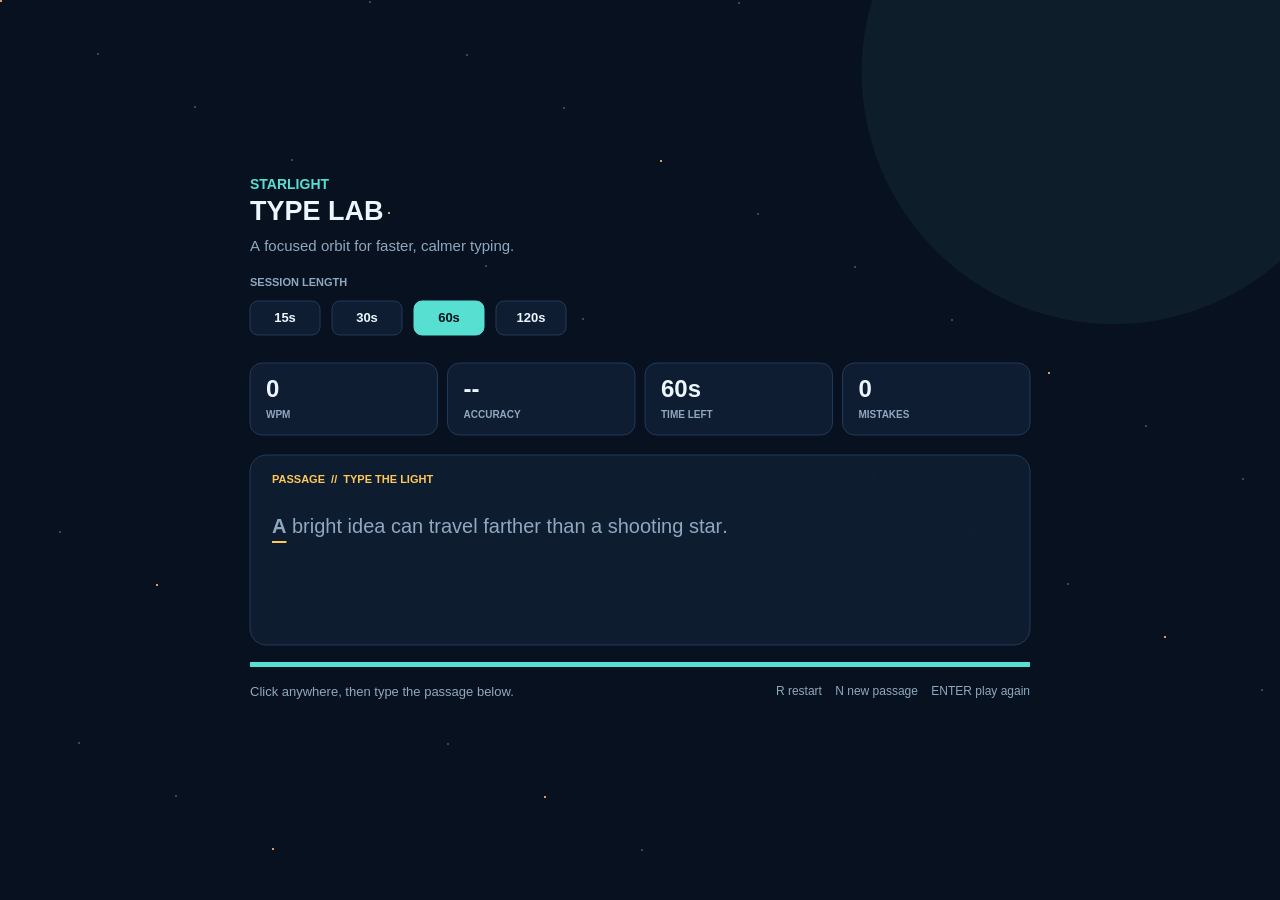
<file: index.html>
<!DOCTYPE html>
<html lang="en">
<head>
  <meta charset="UTF-8">
  <meta name="viewport" content="width=device-width, initial-scale=1.0">
  <title>Starlight Type Lab</title>
  <style>
    :root {
      color-scheme: dark;
      font-family: "Trebuchet MS", sans-serif;
      background: #08111f;
    }

    * { box-sizing: border-box; }

    body {
      margin: 0;
      min-width: 320px;
      min-height: 100vh;
      overflow: hidden;
      background: #08111f;
    }
    
    canvas {
      display: block;
      width: 100vw;
      height: 100vh;
      cursor: text;
    }
  </style>
</head>
<body>
  <canvas id="typeLab" aria-label="Starlight Type Lab typing game"></canvas>
  <script src="script.js"></script>
</body>
</html>
</file>
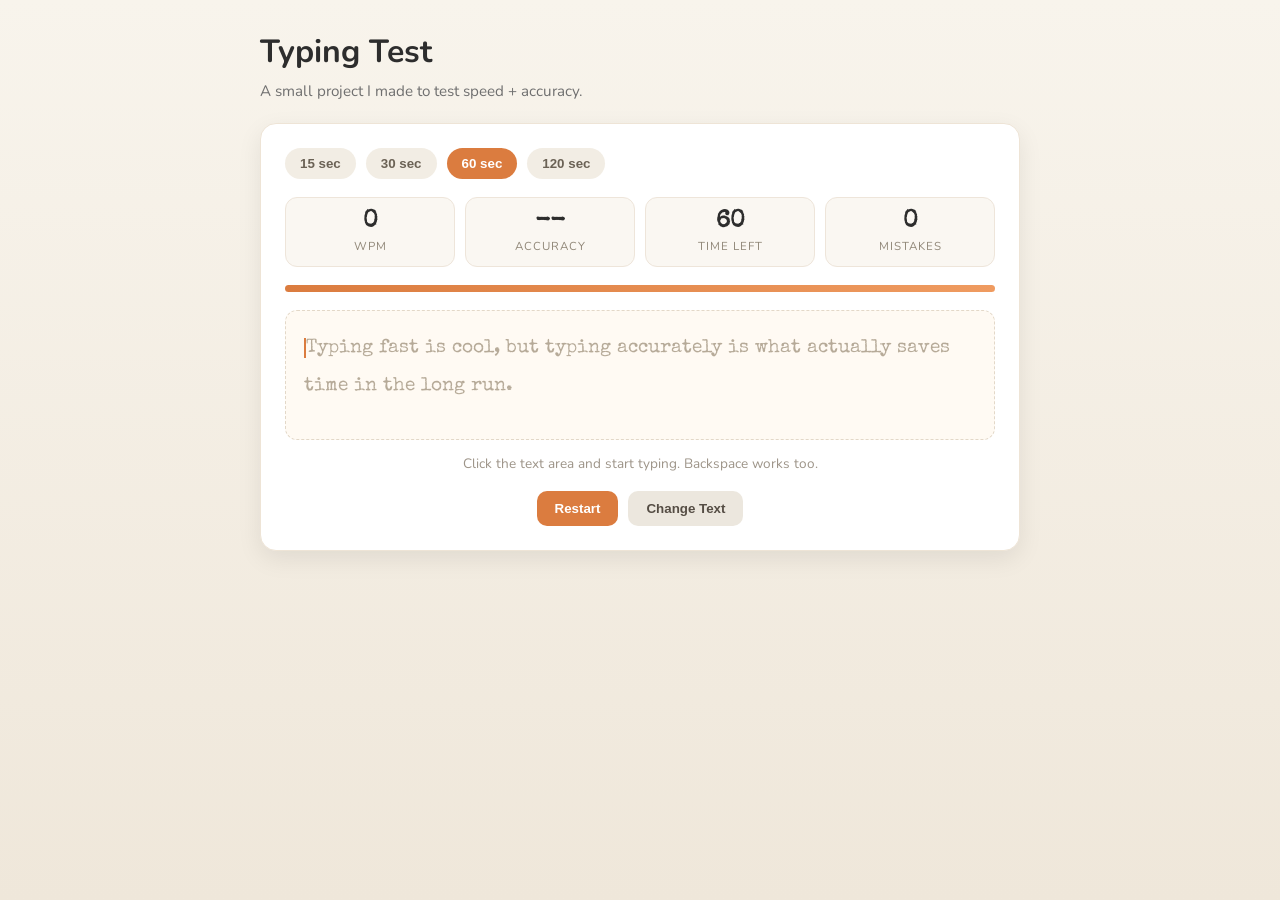
<file: type.html>
<!DOCTYPE html>
<html lang="en">
<head>
  <meta charset="UTF-8" />
  <meta name="viewport" content="width=device-width, initial-scale=1.0" />
  <title>My Typing Test</title>
  <link href="https://fonts.googleapis.com/css2?family=Nunito:wght@400;600;700&family=Special+Elite&display=swap" rel="stylesheet">
  <style>
    * {
      box-sizing: border-box;
    }

    body {
      margin: 0;
      font-family: 'Nunito', sans-serif;
      background: linear-gradient(180deg, #f8f4ec, #efe7da);
      color: #2d2d2d;
      display: flex;
      justify-content: center;
      padding: 30px 15px;
      min-height: 100vh;
    }

    .wrap {
      width: 100%;
      max-width: 760px;
    }

    h1 {
      margin: 0;
      font-size: 2rem;
    }

    .top-text {
      margin-top: 8px;
      margin-bottom: 22px;
      color: #6f6f6f;
      font-size: 0.95rem;
    }

    .card {
      background: white;
      border-radius: 16px;
      padding: 24px;
      box-shadow: 0 8px 25px rgba(0,0,0,0.08);
      border: 1px solid #eee4d6;
    }

    .row {
      display: flex;
      gap: 10px;
      flex-wrap: wrap;
      margin-bottom: 18px;
    }

    .mode-btn {
      border: none;
      padding: 8px 15px;
      border-radius: 999px;
      cursor: pointer;
      background: #f2ede4;
      color: #6b6255;
      font-weight: 700;
    }

    .mode-btn.active {
      background: #db7c3f;
      color: white;
    }

    .stats {
      display: grid;
      grid-template-columns: repeat(4, 1fr);
      gap: 10px;
      margin-bottom: 18px;
    }

    .stat {
      background: #faf7f2;
      border: 1px solid #eee5da;
      border-radius: 12px;
      padding: 12px 10px;
      text-align: center;
    }

    .stat .num {
      font-size: 1.5rem;
      font-weight: 700;
      font-family: 'Special Elite', monospace;
    }

    .stat .label {
      font-size: 0.72rem;
      color: #908778;
      text-transform: uppercase;
      letter-spacing: 1px;
      margin-top: 4px;
    }

    .bar {
      width: 100%;
      height: 7px;
      background: #eee7dc;
      border-radius: 999px;
      overflow: hidden;
      margin-bottom: 18px;
    }

    .bar-inner {
      width: 100%;
      height: 100%;
      background: linear-gradient(90deg, #db7c3f, #ef9b60);
      transition: width 1s linear;
    }

    .text-box {
      background: #fffaf3;
      border: 1px dashed #e3d8c8;
      border-radius: 12px;
      padding: 18px;
      min-height: 130px;
      font-size: 1.2rem;
      line-height: 2;
      font-family: 'Special Elite', monospace;
      color: #b6aa98;
      cursor: text;
      user-select: none;
    }

    .char.correct {
      color: #2d2d2d;
    }

    .char.wrong {
      color: #c0392b;
      background: #ffe3df;
      border-radius: 3px;
    }

    .char.current {
      border-left: 2px solid #db7c3f;
      animation: blink 1s steps(1) infinite;
    }

    @keyframes blink {
      50% { border-color: transparent; }
    }

    .small-note {
      text-align: center;
      color: #9d9488;
      font-size: 0.85rem;
      margin: 14px 0 18px;
    }

    .controls {
      display: flex;
      gap: 10px;
      justify-content: center;
      flex-wrap: wrap;
    }

    button.action {
      border: none;
      padding: 10px 18px;
      border-radius: 10px;
      font-weight: 700;
      cursor: pointer;
    }

    .primary {
      background: #db7c3f;
      color: white;
    }

    .secondary {
      background: #ece7de;
      color: #554d44;
    }

    #hiddenInput {
      position: absolute;
      opacity: 0;
      pointer-events: none;
    }

    .popup {
      position: fixed;
      inset: 0;
      background: rgba(0,0,0,0.32);
      display: none;
      justify-content: center;
      align-items: center;
      padding: 20px;
    }

    .popup.show {
      display: flex;
    }

    .popup-card {
      background: white;
      width: 100%;
      max-width: 390px;
      border-radius: 16px;
      padding: 28px;
      text-align: center;
      box-shadow: 0 12px 35px rgba(0,0,0,0.18);
    }

    .popup-card h2 {
      margin-top: 0;
      color: #8e8478;
      font-size: 1rem;
    }

    .big-score {
      font-size: 4rem;
      color: #db7c3f;
      font-family: 'Special Elite', monospace;
      margin: 10px 0 0;
    }

    .result-mini {
      color: #8d8579;
      margin-bottom: 20px;
    }

    .result-grid {
      display: grid;
      grid-template-columns: 1fr 1fr;
      gap: 10px;
      margin-bottom: 18px;
    }

    .mini {
      background: #faf7f2;
      border-radius: 10px;
      padding: 12px;
    }

    .mini strong {
      display: block;
      font-size: 1.2rem;
    }

    .mini span {
      font-size: 0.72rem;
      color: #968d80;
      text-transform: uppercase;
      letter-spacing: 1px;
    }

    @media (max-width: 640px) {
      .stats {
        grid-template-columns: repeat(2, 1fr);
      }

      .text-box {
        font-size: 1rem;
      }
    }
  </style>
</head>
<body>
  <div class="wrap">
    <h1>Typing Test</h1>
    <div class="top-text">A small project I made to test speed + accuracy.</div>

    <div class="card">
      <div class="row">
        <button class="mode-btn" data-time="15">15 sec</button>
        <button class="mode-btn" data-time="30">30 sec</button>
        <button class="mode-btn active" data-time="60">60 sec</button>
        <button class="mode-btn" data-time="120">120 sec</button>
      </div>

      <div class="stats">
        <div class="stat">
          <div class="num" id="liveWpm">0</div>
          <div class="label">WPM</div>
        </div>
        <div class="stat">
          <div class="num" id="liveAcc">--</div>
          <div class="label">Accuracy</div>
        </div>
        <div class="stat">
          <div class="num" id="liveTime">60</div>
          <div class="label">Time Left</div>
        </div>
        <div class="stat">
          <div class="num" id="liveMistakes">0</div>
          <div class="label">Mistakes</div>
        </div>
      </div>

      <div class="bar">
        <div class="bar-inner" id="timeBar"></div>
      </div>

      <div class="text-box" id="quoteBox"></div>
      <input id="hiddenInput" type="text" autocomplete="off" spellcheck="false">

      <div class="small-note" id="helperText">Click the text area and start typing. Backspace works too.</div>

      <div class="controls">
        <button class="action primary" id="restart">Restart</button>
        <button class="action secondary" id="newText">Change Text</button>
      </div>
    </div>
  </div>

  <div class="popup" id="resultPopup">
    <div class="popup-card">
      <h2>Finished</h2>
      <div class="big-score" id="finalWpm">0</div>
      <div class="result-mini">words per minute</div>

      <div id="finalMessage" style="margin-bottom:18px;color:#6f675d;"></div>

      <div class="result-grid">
        <div class="mini">
          <strong id="finalAcc">--</strong>
          <span>Accuracy</span>
        </div>
        <div class="mini">
          <strong id="finalMistakes">0</strong>
          <span>Mistakes</span>
        </div>
        <div class="mini">
          <strong id="finalChars">0</strong>
          <span>Typed</span>
        </div>
        <div class="mini">
          <strong id="finalDuration">60s</strong>
          <span>Duration</span>
        </div>
      </div>

      <button class="action primary" id="playAgain" style="width:100%;">Try Again</button>
    </div>
  </div>

  <script>
    // I used full sentences instead of random words because it feels less robotic
    const SAMPLE_TEXTS = [
      "Typing fast is cool, but typing accurately is what actually saves time in the long run.",
      "Small projects are fun because you can experiment, break things, fix them, and learn while building.",
      "Some days your fingers move like lightning, and other days the keyboard wins. That is normal.",
      "Practice does not need to be dramatic. Ten focused minutes every day is already enough to improve.",
      "I made this test to check typing speed, but also because building interactive stuff is oddly satisfying.",
      "Clean design is nice, but a project also needs personality or it starts looking like template soup."
    ];

    const quoteBox = document.getElementById("quoteBox");
    const hiddenInput = document.getElementById("hiddenInput");
    const helperText = document.getElementById("helperText");
    const timeBar = document.getElementById("timeBar");

    const liveWpm = document.getElementById("liveWpm");
    const liveAcc = document.getElementById("liveAcc");
    const liveTime = document.getElementById("liveTime");
    const liveMistakes = document.getElementById("liveMistakes");

    const resultPopup = document.getElementById("resultPopup");
    const finalWpm = document.getElementById("finalWpm");
    const finalAcc = document.getElementById("finalAcc");
    const finalMistakes = document.getElementById("finalMistakes");
    const finalChars = document.getElementById("finalChars");
    const finalDuration = document.getElementById("finalDuration");
    const finalMessage = document.getElementById("finalMessage");

    let currentText = "";
    let currentIndex = 0;
    let totalTyped = 0;
    let mistakes = 0;
    let hasStarted = false;
    let finished = false;
    let timer = null;
    let selectedTime = 60;
    let timeLeft = 60;

    function pickText() {
      const randomIndex = Math.floor(Math.random() * SAMPLE_TEXTS.length);
      return SAMPLE_TEXTS[randomIndex];
    }

    function renderText(text) {
      quoteBox.innerHTML = "";
      currentText = text;
      currentIndex = 0;
      totalTyped = 0;
      mistakes = 0;

      for (let i = 0; i < text.length; i++) {
        const span = document.createElement("span");
        span.textContent = text[i];
        span.classList.add("char");
        if (i === 0) span.classList.add("current");
        quoteBox.appendChild(span);
      }

      updateLiveStats();
    }

    function updateLiveStats() {
      liveMistakes.textContent = mistakes;
      liveTime.textContent = timeLeft;
      liveAcc.textContent = totalTyped === 0 ? "--" : Math.max(0, Math.round(((totalTyped - mistakes) / totalTyped) * 100)) + "%";
      liveWpm.textContent = calculateWpm();
    }

    function calculateWpm() {
      const usedSeconds = selectedTime - timeLeft;
      if (usedSeconds <= 0) return 0;
      return Math.max(0, Math.round(((totalTyped - mistakes) / 5) / (usedSeconds / 60)));
    }

    function startGame() {
      timer = setInterval(() => {
        timeLeft--;
        updateLiveStats();
        timeBar.style.width = (timeLeft / selectedTime) * 100 + "%";

        if (timeLeft <= 0) {
          endGame();
        }
      }, 1000);
    }

    function endGame() {
      clearInterval(timer);
      finished = true;
      hiddenInput.blur();

      const speed = calculateWpm();
      const accuracy = totalTyped === 0 ? "--" : Math.max(0, Math.round(((totalTyped - mistakes) / totalTyped) * 100)) + "%";

      finalWpm.textContent = speed;
      finalAcc.textContent = accuracy;
      finalMistakes.textContent = mistakes;
      finalChars.textContent = totalTyped;
      finalDuration.textContent = selectedTime + "s";

      let message = "";
      if (speed >= 90) {
        message = "That was ridiculously fast. Keyboard did not survive.";
      } else if (speed >= 65) {
        message = "Very strong result. Properly above average.";
      } else if (speed >= 40) {
        message = "Solid. You have decent speed already.";
      } else {
        message = "Not bad. More practice and this climbs quickly.";
      }

      finalMessage.textContent = message;
      resultPopup.classList.add("show");
    }

    function resetGame(useNewText = false) {
      clearInterval(timer);
      hasStarted = false;
      finished = false;
      timeLeft = selectedTime;
      hiddenInput.value = "";
      helperText.textContent = "Click the text area and start typing. Backspace works too.";
      resultPopup.classList.remove("show");
      timeBar.style.transition = "none";
      timeBar.style.width = "100%";

      setTimeout(() => {
        timeBar.style.transition = "width 1s linear";
      }, 30);

      renderText(useNewText ? pickText() : currentText || pickText());
      updateLiveStats();
    }

    quoteBox.addEventListener("click", () => {
      hiddenInput.focus();
    });

    document.addEventListener("keydown", (e) => {
      if (finished && e.key === "Enter") {
        resetGame(false);
        return;
      }

      if (!hasStarted && e.key.length === 1) {
        hiddenInput.focus();
      }
    });

    hiddenInput.addEventListener("keydown", (e) => {
      if (finished) return;

      if (!hasStarted && e.key.length === 1) {
        hasStarted = true;
        helperText.textContent = "Game in progress...";
        startGame();
      }

      if (e.key === "Backspace") {
        e.preventDefault();

        if (currentIndex > 0) {
          const chars = quoteBox.querySelectorAll(".char");
          chars[currentIndex].classList.remove("current");
          currentIndex--;
          chars[currentIndex].classList.remove("correct", "wrong");
          chars[currentIndex].classList.add("current");
        }

        hiddenInput.value = "";
      }
    });

    hiddenInput.addEventListener("input", () => {
      if (!hasStarted || finished) return;

      const typedChar = hiddenInput.value.slice(-1);
      hiddenInput.value = "";

      const chars = quoteBox.querySelectorAll(".char");
      if (currentIndex >= chars.length) return;

      chars[currentIndex].classList.remove("current");

      if (typedChar === currentText[currentIndex]) {
        chars[currentIndex].classList.add("correct");
      } else {
        chars[currentIndex].classList.add("wrong");
        mistakes++;
      }

      totalTyped++;
      currentIndex++;

      if (currentIndex >= chars.length) {
        renderText(pickText());
      } else {
        chars[currentIndex].classList.add("current");
      }

      updateLiveStats();
    });

    document.querySelectorAll(".mode-btn").forEach(btn => {
      btn.addEventListener("click", () => {
        document.querySelectorAll(".mode-btn").forEach(b => b.classList.remove("active"));
        btn.classList.add("active");
        selectedTime = Number(btn.dataset.time);
        resetGame(true);
      });
    });

    document.getElementById("restart").addEventListener("click", () => resetGame(false));
    document.getElementById("newText").addEventListener("click", () => resetGame(true));
    document.getElementById("playAgain").addEventListener("click", () => resetGame(true));

    resetGame(true);
  </script>
</body>
</html>
</file>
